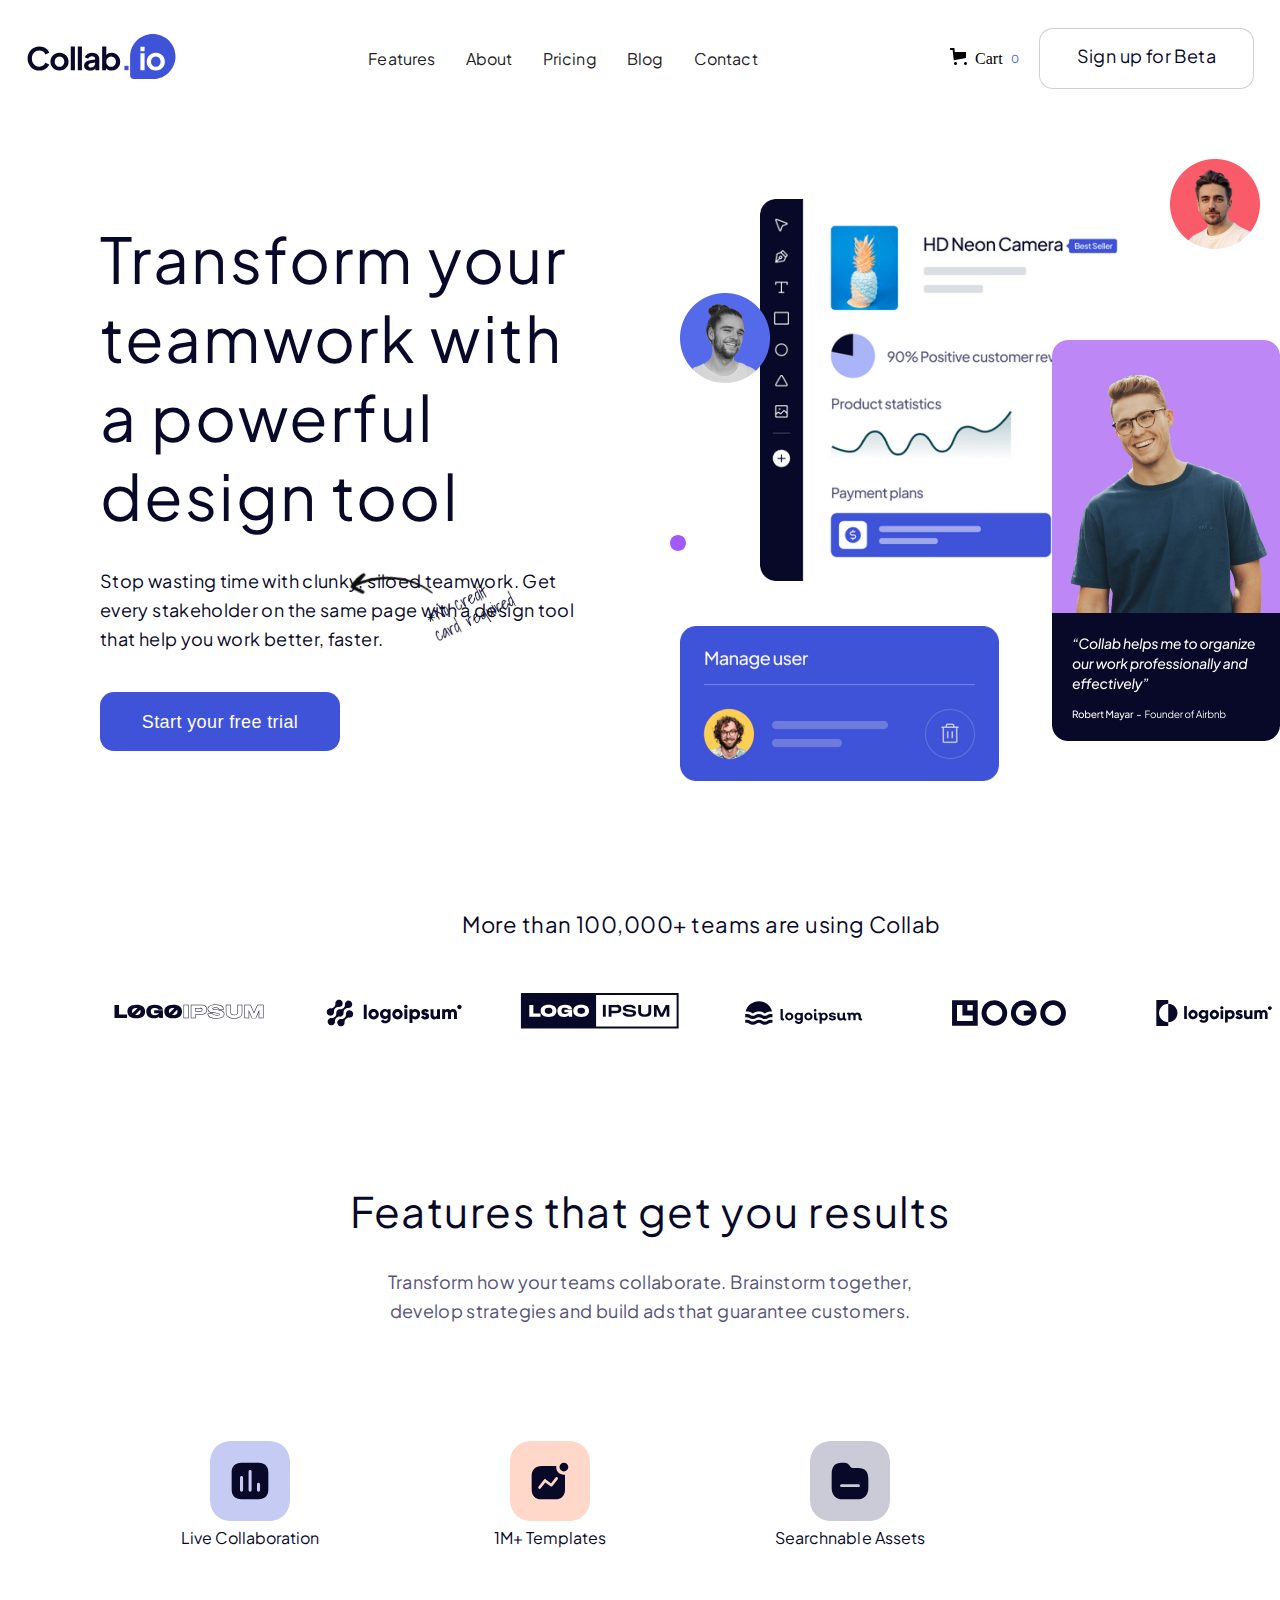
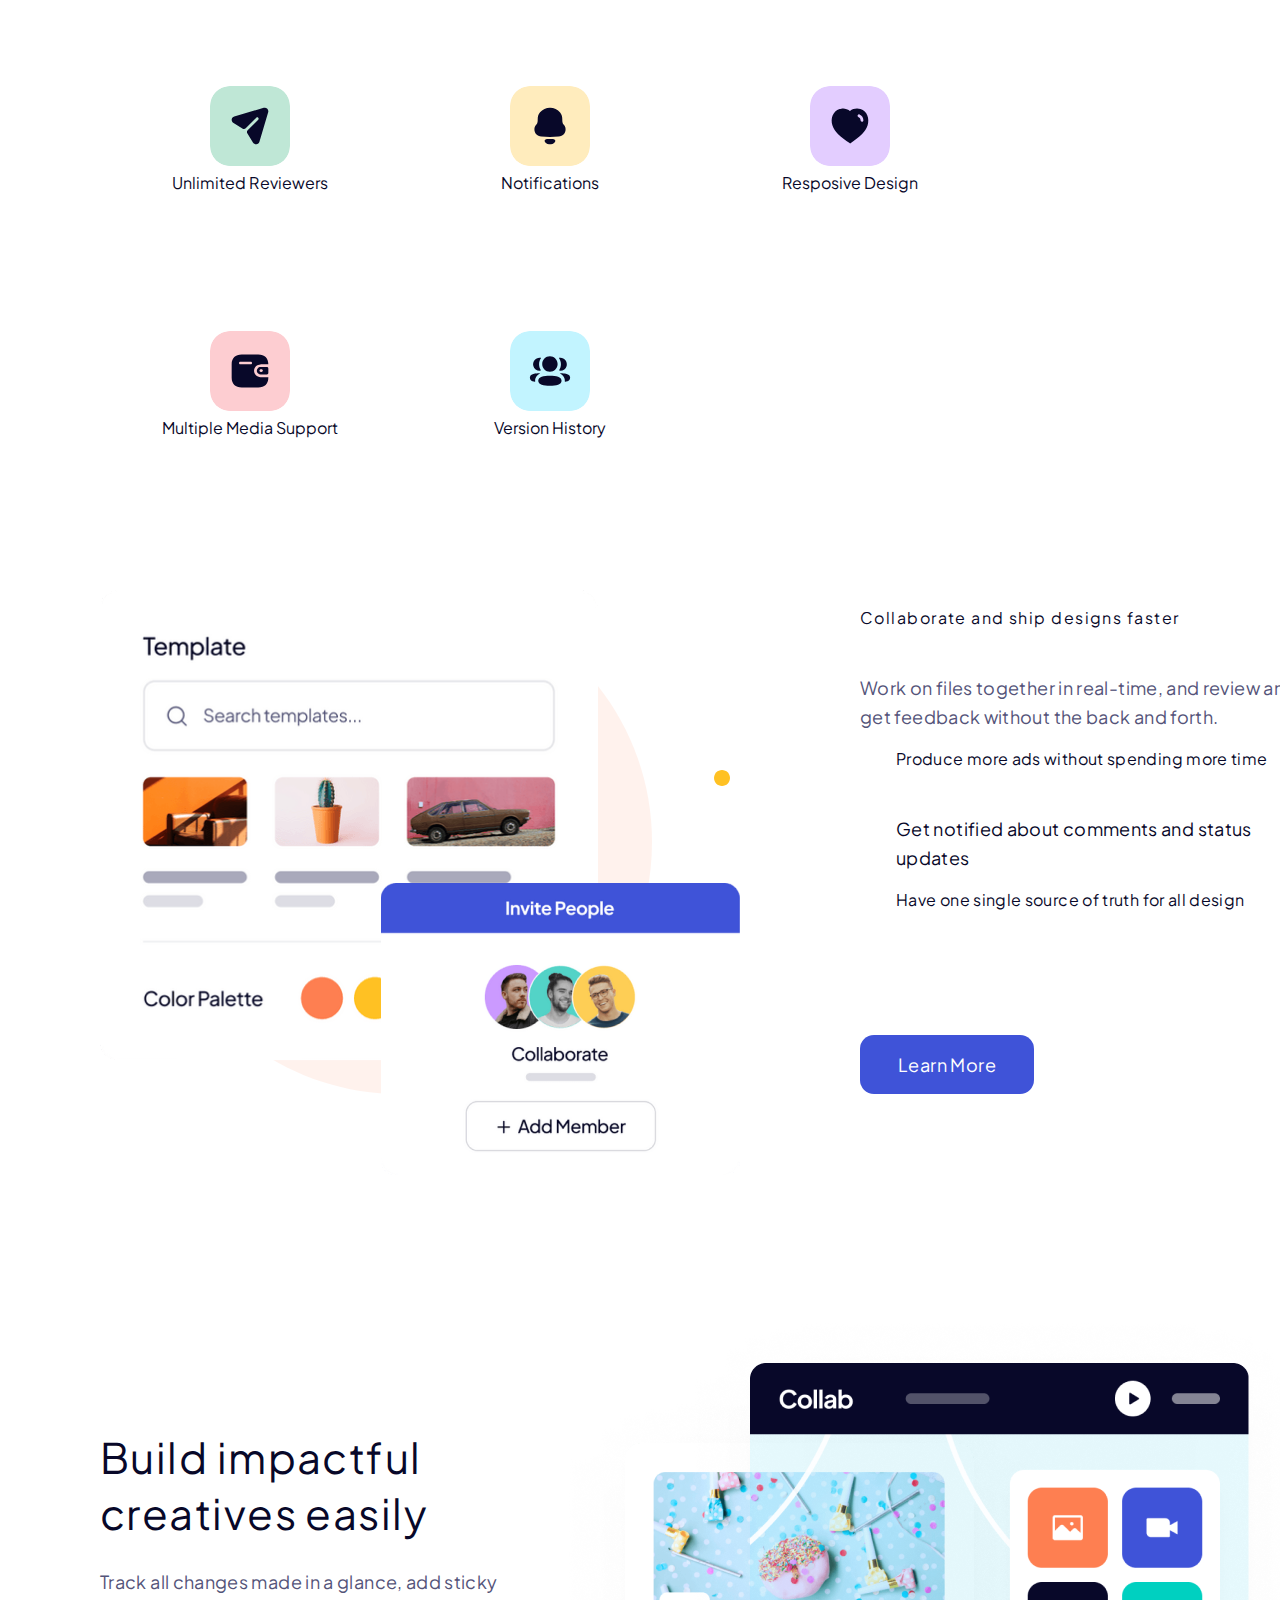
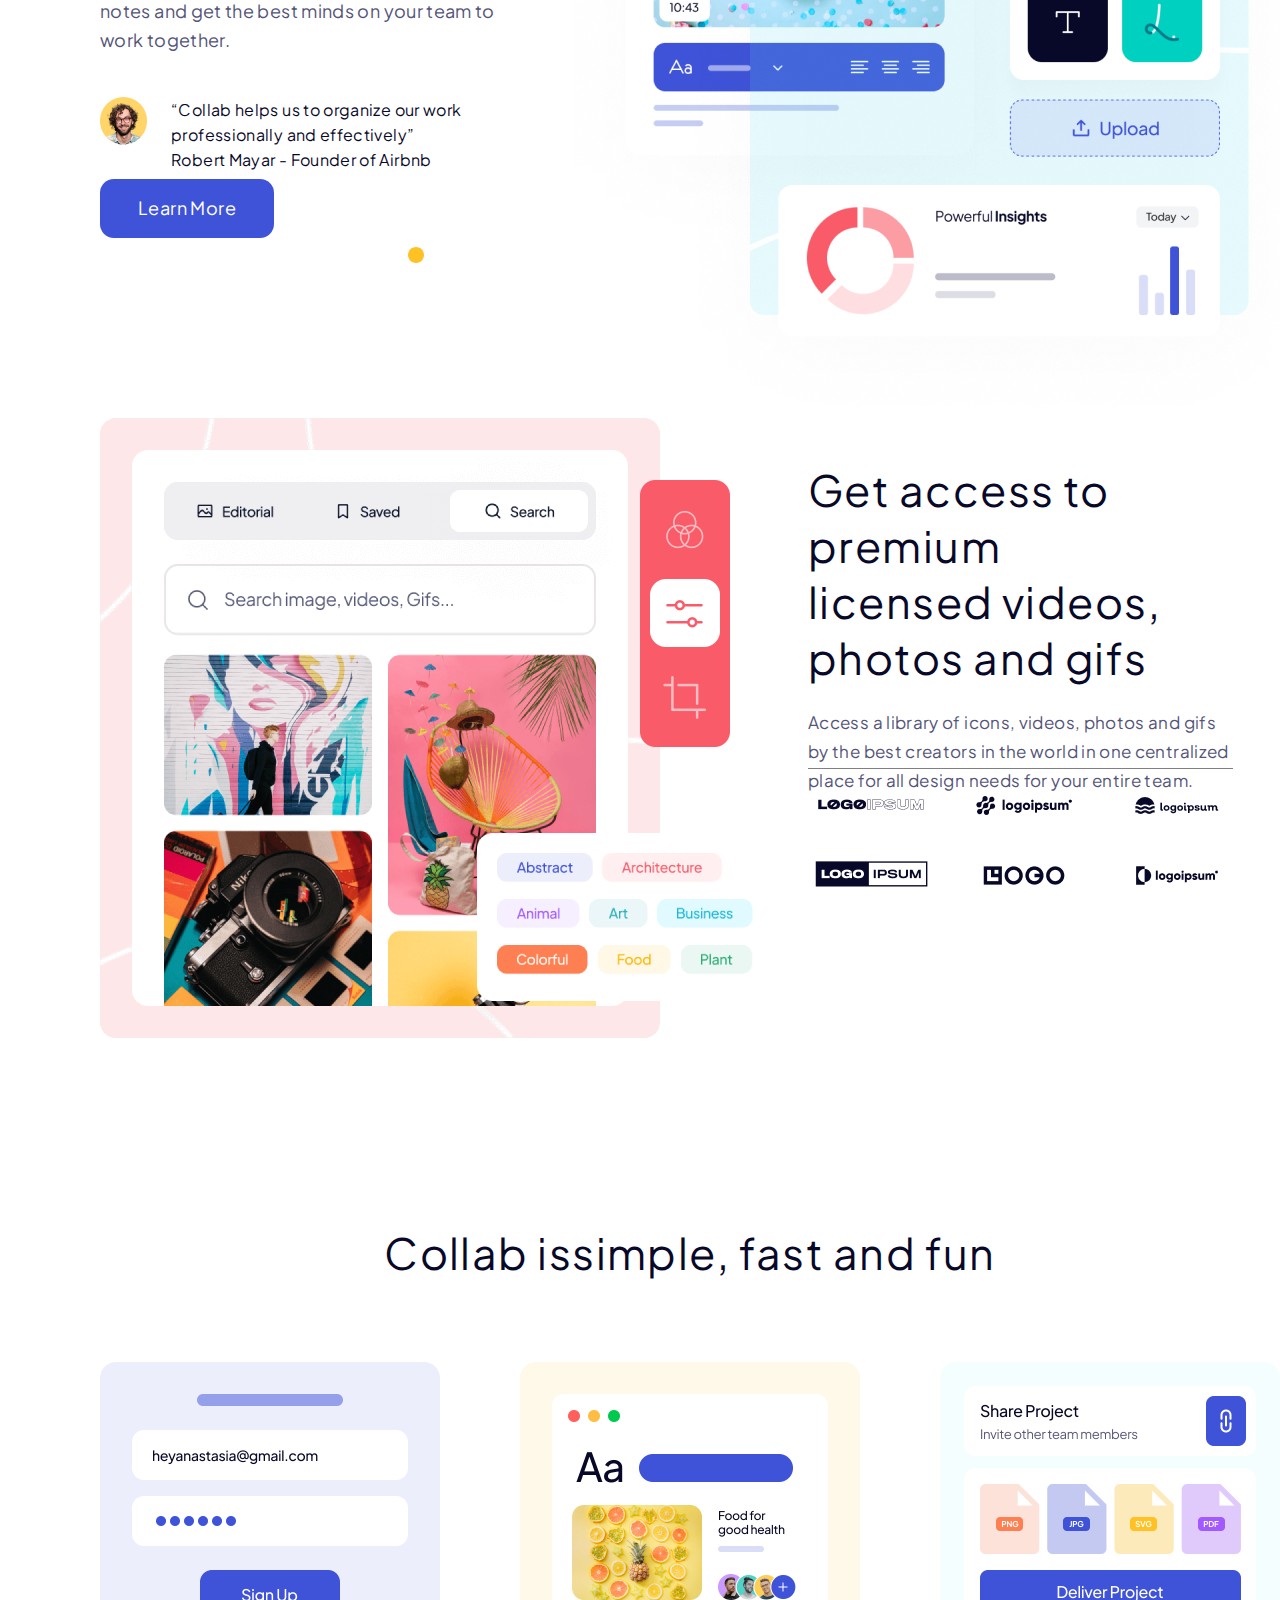
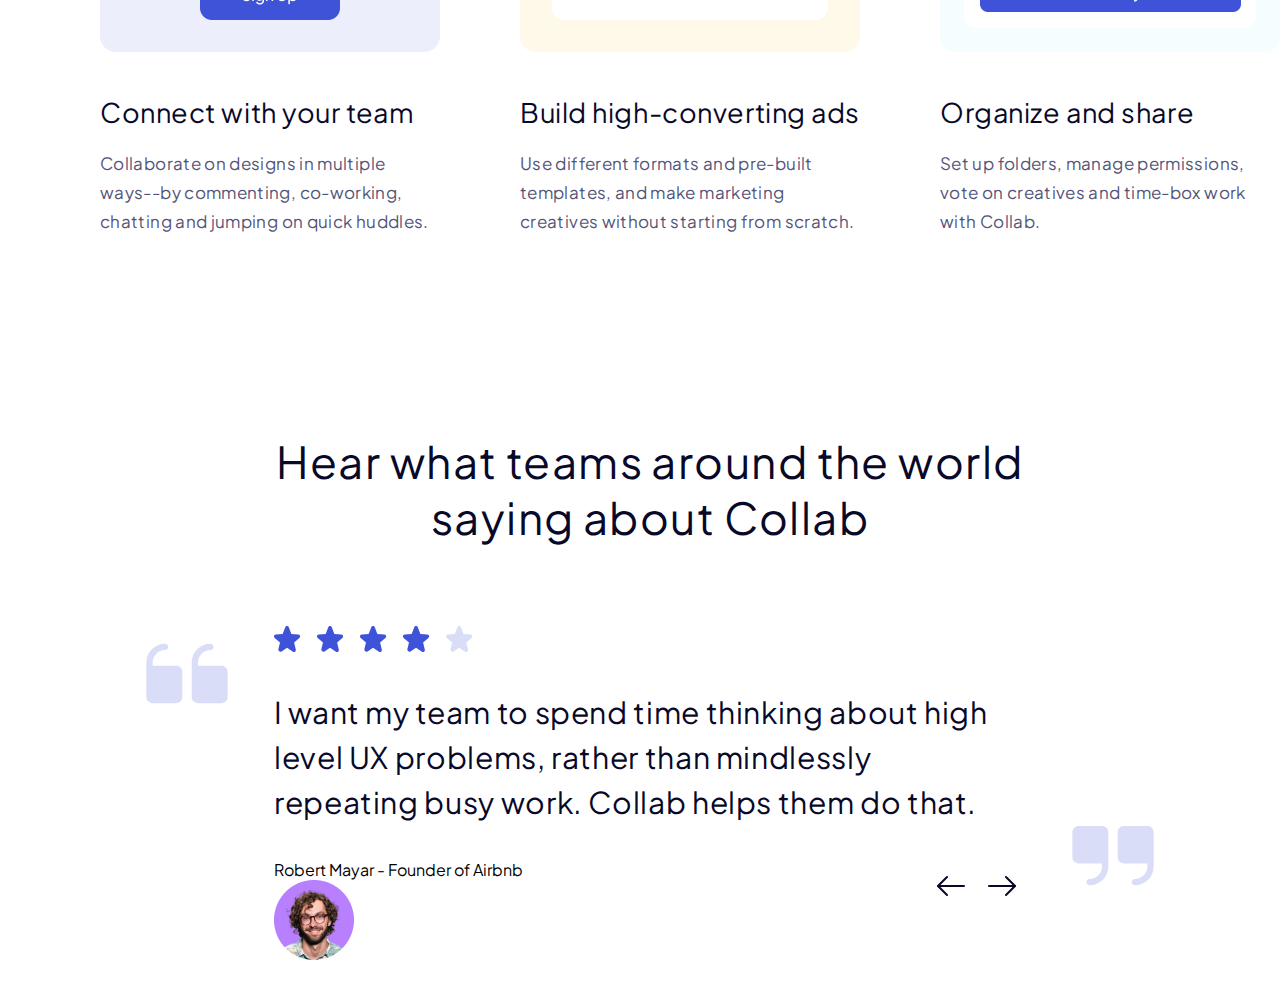
<file: index.html>
<!DOCTYPE html>
<html lang="en">
<head>
    <meta charset="UTF-8">
    <meta http-equiv="X-UA-Compatible" content="IE=edge">
    <meta name="viewport" content="width=device-width, initial-scale=1.0">
    <link rel="preconnect" href="https://fonts.googleapis.com">
    <link rel="preconnect" href="https://fonts.gstatic.com" crossorigin>
    <link href="https://fonts.googleapis.com/css2?family=Plus+Jakarta+Sans:ital,wght@0,200;0,300;0,400;0,500;0,700;0,800;1,200;1,300;1,400;1,500;1,600;1,700;1,800&display=swap" rel="stylesheet">
    <title>Collab.lo</title>
    <link rel="stylesheet" href="./src/css/index.css">
    <link rel="stylesheet" href="./src/css/variables.css">
    <link rel="stylesheet" href="./src/css/normalize/normalize.css">
</head>
<body>
    <div class="collab-io">
        <div id="header-nav">
            <div class="header--nav-logo">
                <a href="http://127.0.0.1:5500/">
                    <svg width="150" height="45" viewBox="0 0 150 45" fill="none" xmlns="http://www.w3.org/2000/svg">
                        <path d="M13.3263 36.5713C15.0106 36.5713 16.5158 36.2896 17.8421 35.7261C19.1894 35.1626 20.3263 34.4218 21.2526 33.5035C22.179 32.5643 22.8421 31.5418 23.2421 30.4357L19.3895 28.6513C18.9264 29.82 18.1685 30.7905 17.1158 31.5626C16.0842 32.3139 14.8211 32.6896 13.3263 32.6896C11.8527 32.6896 10.5579 32.3452 9.44211 31.6565C8.32631 30.9678 7.45263 30.0182 6.82105 28.8078C6.18948 27.5765 5.87369 26.147 5.87369 24.5191C5.87369 22.8913 6.18948 21.4721 6.82105 20.2617C7.45263 19.0304 8.32631 18.0809 9.44211 17.413C10.5579 16.7243 11.8527 16.38 13.3263 16.38C14.8211 16.38 16.0842 16.7661 17.1158 17.5383C18.1685 18.2896 18.9264 19.2495 19.3895 20.4183L23.2421 18.6339C22.8421 17.5278 22.179 16.5157 21.2526 15.5974C20.3263 14.6583 19.1894 13.907 17.8421 13.3435C16.5158 12.78 15.0106 12.4983 13.3263 12.4983C11.6421 12.4983 10.0842 12.8008 8.65263 13.4061C7.22105 13.9904 5.97895 14.8252 4.92632 15.9104C3.87368 16.9748 3.05263 18.2478 2.46316 19.7296C1.87369 21.1904 1.57895 22.7869 1.57895 24.5191C1.57895 26.2513 1.87369 27.8582 2.46316 29.34C3.05263 30.8008 3.87368 32.0739 4.92632 33.1591C5.97895 34.2443 7.22105 35.0895 8.65263 35.6948C10.0842 36.2791 11.6421 36.5713 13.3263 36.5713ZM33.5258 36.5713C35.1889 36.5713 36.7047 36.1956 38.0732 35.4443C39.4415 34.6722 40.5363 33.6182 41.3574 32.2826C42.1784 30.9261 42.5889 29.3921 42.5889 27.6809C42.5889 25.9696 42.1784 24.4461 41.3574 23.1104C40.5573 21.7748 39.4731 20.7208 38.1047 19.9487C36.7363 19.1766 35.2099 18.7904 33.5258 18.7904C31.8205 18.7904 30.2836 19.1766 28.9153 19.9487C27.5468 20.7208 26.4521 21.7748 25.6311 23.1104C24.831 24.4461 24.4311 25.9696 24.4311 27.6809C24.4311 29.3921 24.831 30.9157 25.6311 32.2513C26.4521 33.5869 27.5468 34.6409 28.9153 35.413C30.3047 36.1852 31.8416 36.5713 33.5258 36.5713ZM33.5258 32.8148C32.5994 32.8148 31.7678 32.5957 31.0311 32.1574C30.3152 31.7191 29.7468 31.1139 29.3258 30.3417C28.9257 29.5487 28.7258 28.6618 28.7258 27.6809C28.7258 26.7 28.9257 25.8234 29.3258 25.0513C29.7468 24.2792 30.3152 23.6739 31.0311 23.2357C31.7678 22.7766 32.5994 22.547 33.5258 22.547C34.452 22.547 35.2626 22.7766 35.9574 23.2357C36.6731 23.6739 37.231 24.2792 37.6311 25.0513C38.052 25.8234 38.2626 26.7 38.2626 27.6809C38.2626 28.6618 38.052 29.5487 37.6311 30.3417C37.231 31.1139 36.6731 31.7191 35.9574 32.1574C35.2626 32.5957 34.452 32.8148 33.5258 32.8148ZM44.7788 36.1957H48.9156V12.4983H44.7788V36.1957ZM51.7877 36.1957H55.9245V12.4983H51.7877V36.1957ZM64.0074 36.5713C66.2389 36.5713 68.0284 35.8408 69.3758 34.38V36.1957H73.2916V24.8635C73.2916 23.6739 72.9862 22.62 72.3758 21.7017C71.7652 20.7834 70.9232 20.0739 69.8495 19.573C68.7968 19.0513 67.5652 18.7904 66.1546 18.7904C64.4284 18.7904 62.8915 19.1974 61.5441 20.0113C60.1968 20.8252 59.2705 21.9 58.7652 23.2357L62.1442 24.8635C62.46 24.0913 62.9547 23.4756 63.6284 23.0165C64.302 22.5365 65.0915 22.2965 65.9967 22.2965C66.9442 22.2965 67.7021 22.547 68.2705 23.0478C68.86 23.5279 69.1547 24.133 69.1547 24.8635V25.427L64.0389 26.2409C62.0179 26.5747 60.5231 27.2113 59.5546 28.1504C58.5863 29.0896 58.102 30.2687 58.102 31.6878C58.102 33.1904 58.6389 34.38 59.7125 35.2565C60.7862 36.133 62.2178 36.5713 64.0074 36.5713ZM62.3968 31.5313C62.3968 30.3417 63.2073 29.5904 64.8283 29.2774L69.1547 28.5574V29.2461C69.1547 30.4148 68.7442 31.4061 67.9232 32.22C67.1231 33.0339 66.0705 33.4409 64.7652 33.4409C64.0705 33.4409 63.5021 33.2739 63.06 32.94C62.6179 32.5852 62.3968 32.1156 62.3968 31.5313ZM85.5466 36.5713C87.2098 36.5713 88.694 36.1852 89.9992 35.413C91.3045 34.62 92.3361 33.5556 93.0939 32.22C93.8518 30.8634 94.2308 29.3505 94.2308 27.6809C94.2308 26.0113 93.8518 24.5087 93.0939 23.173C92.3361 21.8165 91.3045 20.7521 89.9992 19.98C88.694 19.1869 87.2203 18.7904 85.5782 18.7904C83.3466 18.7904 81.5888 19.4896 80.3045 20.8878V12.4983H76.1676V36.1957H80.0518V34.2861C80.6834 35.0166 81.4729 35.58 82.4203 35.9765C83.3888 36.373 84.4309 36.5713 85.5466 36.5713ZM85.0729 32.8148C84.1677 32.8148 83.3466 32.5957 82.6097 32.1574C81.894 31.7191 81.3256 31.1139 80.9045 30.3417C80.5045 29.5696 80.3045 28.6826 80.3045 27.6809C80.3045 26.6791 80.5045 25.7921 80.9045 25.02C81.3256 24.2479 81.894 23.6426 82.6097 23.2043C83.3466 22.7661 84.1677 22.547 85.0729 22.547C86.0203 22.547 86.8519 22.7766 87.5676 23.2357C88.3045 23.6739 88.8835 24.2792 89.3045 25.0513C89.7256 25.8234 89.9361 26.7 89.9361 27.6809C89.9361 28.6618 89.7256 29.5487 89.3045 30.3417C88.8835 31.1139 88.3045 31.7191 87.5676 32.1574C86.8519 32.5957 86.0203 32.8148 85.0729 32.8148Z" fill="#080829"/>
                        <path d="M98.3953 36.1957H102.563V31.813H98.3953V36.1957Z" fill="#3F53D8"/>
                        <path d="M126.809 0C120.791 0.0067294 115.022 2.37942 110.767 6.59753C106.512 10.8157 104.119 16.5347 104.112 22.5V41.475C104.113 42.4096 104.488 43.3056 105.155 43.9665C105.821 44.6273 106.725 44.9989 107.667 45H126.809C132.829 45 138.602 42.6295 142.858 38.4099C147.115 34.1903 149.507 28.4674 149.507 22.5C149.507 16.5326 147.115 10.8097 142.858 6.59009C138.602 2.37053 132.829 0 126.809 0Z" fill="#3F53D8"/>
                        <path d="M114.426 17.2565H118.563V12.8739H114.426V17.2565ZM114.426 36.1957H118.563V19.1661H114.426V36.1957ZM129.836 36.5713C131.499 36.5713 133.014 36.1956 134.383 35.4443C135.751 34.6722 136.846 33.6182 137.667 32.2826C138.489 30.9261 138.899 29.3921 138.899 27.6809C138.899 25.9696 138.489 24.4461 137.667 23.1104C136.867 21.7748 135.783 20.7208 134.415 19.9487C133.046 19.1766 131.519 18.7904 129.836 18.7904C128.131 18.7904 126.593 19.1766 125.225 19.9487C123.857 20.7208 122.762 21.7748 121.941 23.1104C121.141 24.4461 120.74 25.9696 120.74 27.6809C120.74 29.3921 121.141 30.9157 121.941 32.2513C122.762 33.5869 123.857 34.6409 125.225 35.413C126.615 36.1852 128.151 36.5713 129.836 36.5713ZM129.836 32.8148C128.909 32.8148 128.077 32.5957 127.341 32.1574C126.625 31.7191 126.056 31.1139 125.636 30.3417C125.235 29.5487 125.036 28.6618 125.036 27.6809C125.036 26.7 125.235 25.8234 125.636 25.0513C126.056 24.2792 126.625 23.6739 127.341 23.2357C128.077 22.7766 128.909 22.547 129.836 22.547C130.762 22.547 131.573 22.7766 132.267 23.2357C132.983 23.6739 133.54 24.2792 133.941 25.0513C134.362 25.8234 134.573 26.7 134.573 27.6809C134.573 28.6618 134.362 29.5487 133.941 30.3417C133.54 31.1139 132.983 31.7191 132.267 32.1574C131.573 32.5957 130.762 32.8148 129.836 32.8148Z" fill="white"/>
                    </svg>                        
                </a>
            </div>
            <nav class="header--nav-menu">
                <span>Features</span>
                <span>About</span>
                <span>Pricing</span>
                <span>Blog</span>
                <span>Contact</span>
            </nav>
            <div class="header--nav-cart">
                <span>
                    <svg width="17" height="17" viewBox="0 0 17 17" fill="none" xmlns="http://www.w3.org/2000/svg">
                        <path d="M2.60593 2H0V0H4.39407L4.84288 4H16V9.93845L3.76941 12.3694L2.60593 2ZM15.5 17C14.6716 17 14 16.3284 14 15.5C14 14.6716 14.6716 14 15.5 14C16.3284 14 17 14.6716 17 15.5C17 16.3284 16.3284 17 15.5 17ZM5.5 17C4.67157 17 4 16.3284 4 15.5C4 14.6716 4.67157 14 5.5 14C6.32843 14 7 14.6716 7 15.5C7 16.3284 6.32843 17 5.5 17Z" fill="black"/>
                    </svg>
                </span>
                <span>
                    Cart
                </span>
                <div class="cart-number">
                    <span class="cart--number-bg">
                        <img src="./assets/png/Rectangle.png" alt="">
                        <span id="number">0</span>
                    </span>
                </div>
                <button class="sign-up">Sign up for Beta</button>
            </div>
        </div>
        <div class="wrapper">
            <div class="frame1">
                <div class="frame1-content">
                    <p>Transform your teamwork with a powerful design tool</p>
                    <span>Stop wasting time with clunky, siloed teamwork. Get every stakeholder on the same page with a design tool that help you work better, faster.</span>
                    <button id="button1">Start your free trial</button>
                    <img id="path1" src="./assets/svg/IMAGEno.svg" alt="path">
                </div>
                <div class="frame1-content-image">
                    <img class="image1" src="./assets/png/IMAGE3.png" alt="">
                    <img class="image2" src="./assets/png/IMAGE1.png" alt="">
                    <img class="image3" src="./assets/png/IMAGE2.png" alt="">
                    <img class="image4" src="./assets/png/Frame.png" alt="">
                    <img class="image5" src="./assets/svg/IMAGEball.svg" alt="">
                    <img class="image6" src="./assets/png/IMAGE4.png" alt="">
                </div>  
            </div>
            <div class="frame2">
                <span class="frame2-text">More than 100,000+ teams are using Collab</span>
                <div class="frame2-logo">
                    <img src="./assets/svg/IMAGElogo1.svg" alt="logo">
                    <img src="./assets/svg/IMAGElogo2.svg" alt="logo">
                    <img src="./assets/svg/IMAGElogo3.svg" alt="logo">
                    <img src="./assets/svg/IMAGElogo4.svg" alt="logo">
                    <img src="./assets/svg/IMAGElogo5.svg" alt="logo">
                    <img src="./assets/svg/IMAGElogo6.svg" alt="logo">
                </div>
            </div>
            <div class="frame3">
                <div class="frame3-text">
                    <span>
                        Features that get you results
                    </span>
                    <p>
                        Transform how your teams collaborate. Brainstorm together, develop strategies and build ads that guarantee customers.
                    </p>
                </div>
                <div class="frame3-features">
                    <div class="frame3--features-icon">
                        <img src="./assets/svg/lifecollaboration.svg" alt="">
                        <span>Live Collaboration</span>
                    </div>
                    <div class="frame3--features-icon">
                        <img src="./assets/svg/1mln.svg" alt="">
                        <span>1M+ Templates</span>
                    </div>
                    <div class="frame3--features-icon">
                        <img src="./assets/svg/searchnableassets.svg" alt="">
                        <span>Searchnable Assets</span>
                    </div>
                    <div class="frame3--features-icon">
                        <img src="./assets/svg/unlimitedrevuewers.svg" alt="">
                        <span>Unlimited Reviewers</span>
                    </div>
                    <div class="frame3--features-icon">
                        <img src="./assets/svg/notifications.svg" alt="">
                        <span>Notifications</span>
                    </div>
                    <div class="frame3--features-icon">
                        <img src="./assets/svg/resposivedesing.svg" alt="">
                        <span>Resposive Design</span>
                    </div>
                    <div class="frame3--features-icon">
                        <img src="./assets/svg/multiplemediasupport.svg" alt="">
                        <span>Multiple Media Support</span>
                    </div>
                    <div class="frame3--features-icon">
                        <img src="./assets/svg/versionhistory.svg" alt="">
                        <span>Version History</span>
                    </div>
                </div>
            </div>
            <div class="frame4">
                <div class="frame4-frame1">
                    <div class="frame4--frame1-image">
                        <img class="frame4--frame1-vector" src="./assets/svg/Vectorball.svg" alt="">
                        <img class="frame4--frame1-image1" src="./assets/png/IMAGEtamplate.png" alt="">
                        <img class="frame4--frame1-image2" src="./assets/png/IMAGEinvite.png" alt="">
                        <img class="frame4--frame1-image3" src="./assets/svg/IMAGEball2.svg" alt="">
                    </div>
                    <div class="frame4--frame1-text">
                        <span>Collaborate and ship designs faster</span>
                        <p>Work on files together in real-time, and review and get feedback without the back and forth.</p>
                        <div id="frame4--frame1-text">
                            <span>Produce more ads without spending more time</span>
                            <p>Get notified about comments and status updates</p>
                            <span>Have one single source of truth for all design</span>
                        </div>
                        <button class="learn-more">Learn More</button>
                    </div>
                </div>
                <div class="frame4-frame2">
                    <div class="frame4--frame2-text">
                        <span>Build impactful creatives easily</span>
                        <p>Track all changes made in a glance, add sticky notes and get the best minds on your team to work together.</p>
                        <div id="frame4--frame2-user-info">
                            <img src="./assets/png/IMAGEuser.png" alt="">
                            <div >
                                <span>“Collab helps us to organize our work professionally and effectively”</span>
                                <span>Robert Mayar - Founder of Airbnb</span>
                            </div>
                        </div>
                        <button class="learn-more">Learn More</button>
                    </div>
                    <img class="vectoryellow" src="./assets/svg/Vecto3r.svg" alt="">
                    <div class="frame4--frame2-image">
                        <img class="frame4--frame2-image1" src="./assets/png/IMAGEaa.png" alt="">
                        <img class="frame4--frame2-image2" src="./assets/png/IMAGEcollab.png" alt="">
                    </div>
                </div>
                <div class="frame4-frame3">
                    <div class="farme4--frame3-image">
                        <img src="assets/png/IMAGE (17).png" alt="" class="__access-img-1">
                        <img src="assets/png/IMAGE (18).png" alt="" class="_access-img-2">
                        <img src="assets/png/IMAGE (19).png" alt="" class="_access-img-3">
                    </div>
                    <div class="frame4--frame3-text">
                        <span>Get access to premium licensed videos, photos and gifs</span>
                        <p>Access a library of icons, videos, photos and gifs by the best creators in the world in one centralized place for all design needs for your entire team.</p>
                        <div class="frame4--frame3-icons">
                            <img src="./assets/svg/Framelogos.png" alt="">
                        </div>
                    </div>
                </div>
            </div>
            <div class="frame5">
                <div class="frame-simple">
                    <h2>Collab issimple, fast and fun</h2>
                </div>
                <div class="frame5--simple-items">
                    <div class="frame5--simple-items-1">
                        <img src="./assets/png/IMAGEsignup.png" alt="">
                        <span>Connect with your team</span>
                        <p>Collaborate on designs in multiple ways--by commenting, co-working, chatting and jumping on quick huddles.</p>
                    </div>
                    <div class="frame5--simple-items-1">
                        <img src="./assets/png/IMAGEAaa.png" alt="">
                        <span>Build high-converting ads</span>
                        <p>Use different formats and pre-built templates, and make marketing creatives without starting from scratch.</p>
                    </div>
                    <div class="frame5--simple-items-1">
                        <img src="./assets/png/IMAGEshare.png" alt="">
                        <span>Organize and share</span>
                        <p>Set up folders, manage permissions, vote on creatives and time-box work with Collab.</p>
                    </div>
                </div>
            </div>
            <div class="frame6">
                <div class="frame6-feedback">
                    <div class="frame6--feedback-title">
                        <p>Hear what teams around the world saying about Collab</p>
                    </div>
                    <img src="./assets/svg/IMAGE11.svg" alt="" class="frame6-marks-1">
                    <div class="frame6--feedback-comment"> 
                        <img src="./assets//svg/Framezvesda.svg" alt="">
                        <p>I want my team to spend time thinking about high level UX problems, rather than mindlessly repeating busy work. Collab helps them do that.</p>  
                    </div>
                    <img src="./assets/svg/IMAGE22.svg" alt="" class="frame6-marks-2">
                    <p>Robert Mayar - Founder of Airbnb</p>
                    <img class="feedback" src="./assets/png/IMAGEuserphoto.png" alt="">
                    <div class="frame6--feedback-left-right">
                        <img src="./assets/svg/Frameleft.svg" alt="">
                        <img src="./assets/svg/Framerigth.svg" alt="">
                    </div>
                </div>
            </div>
        </div>
    </div>
</body>
</html>
</file>
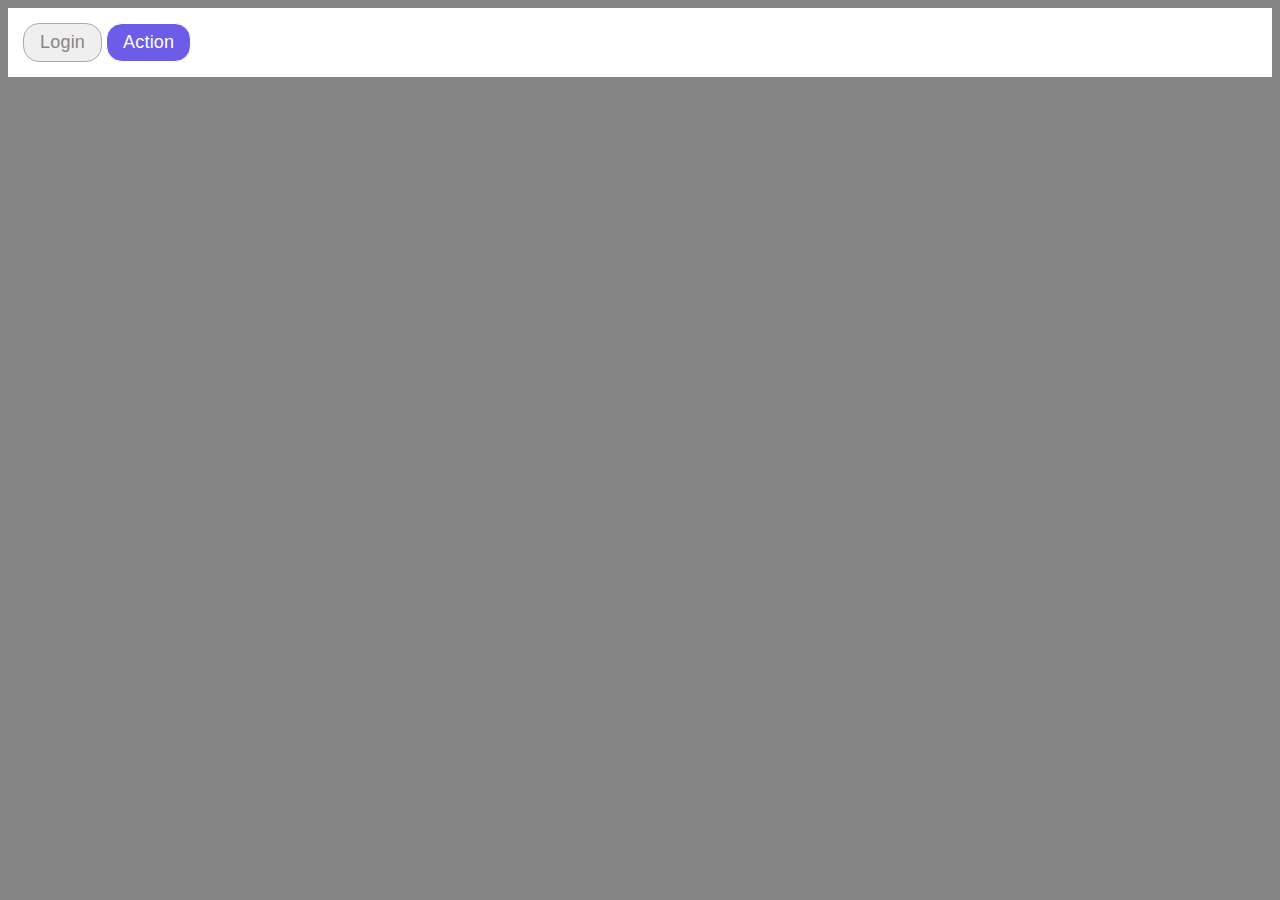
<file: Урок 3/index.html>
<!DOCTYPE html>
<html lang="en">
<head>
    <meta charset="UTF-8">
    <meta http-equiv="X-UA-Compatible" content="IE=edge">
    <meta name="viewport" content="width=device-width, initial-scale=1.0">
    <link rel="preconnect" href="https://fonts.googleapis.com">
    <link rel="preconnect" href="https://fonts.gstatic.com" crossorigin>
    <link href="https://fonts.googleapis.com/css2?family=Inter:wght@100;200;300;400;500;600;700;800;900&family=Roboto:ital,wght@0,100;0,300;0,400;0,500;0,700;0,900;1,100;1,300;1,400;1,500;1,700;1,900&display=swap" rel="stylesheet">
    <link rel="stylesheet" href="./index.css">
    <title>UI Elements</title>
</head>
<body>
    <div>
        <button>Login</button>
        <button id="action">Action</button>
    </div>
</body>
</html>
</file>
<file: src/css/index.css>
* {
    margin: 0;
}
.wrapper {
    max-width: 1200px;
    display: flex;
    flex-wrap: wrap;
    align-items: center;
    justify-content: space-between;
    padding-left: 100px;
}
.collab-io {
    position: relative;
    height: px;
    padding-top: 28px;
}
#header-nav {
    position: sticky;
    display: flex;
    justify-content: space-between;
    align-items: center;
    max-width: 1296px;
    top: 0;
    gap: 185px;
    background: #FFFFFF;
    padding: 0 26px;
    z-index: 150;
}
.header--nav-menu {
    display: flex;
    justify-content: space-between;
    align-items: center;
    font-family: 'Plus Jakarta Sans';
    gap: 30px;
    font-style: normal;
    font-weight: 400;
    font-size: 17px;
    line-height: 18px;
    /* identical to box height, or 106% */
    letter-spacing: 0.18px;

    color: #222222;
}
nav {
    display: flex;
    justify-content: space-between;
    align-items: center;
    font-family: 'Plus Jakarta Sans' sans-serif;
}
.header--nav-cart {
    display: flex;
    justify-content: space-between;
    align-items: center;
    gap: 8px;
}
.cart--number-bg {
    display: flex;
    position: relative;
    justify-content: space-between;
    align-items: center;
}
#number {
    position: absolute;
    font-family: 'Plus Jakarta Sans';
    font-style: normal;
    font-weight: 400;
    font-size: 11px;
    line-height: 18px;
    /* identical to box height, or 164% */
    padding-right: 13px;
    align-items: center;
    color: #3F53D8;
}
.sign-up {
    font-family: 'Plus Jakarta Sans';
    font-style: normal;
    font-weight: 400;
    font-size: 18px;
    line-height: 20px;
    /* identical to box height, or 111% */
    background: #FFFFFF;
    text-align: center;
    letter-spacing: 0.4px;

    color: #080829;
    box-sizing: border-box;
    height: 61px;
    left: 0%;
    right: 0%;
    top: 0px;

    border: 1px solid rgba(8, 8, 41, 0.2);
    border-radius: 14px;
    padding: 17px 37px 24px;
    cursor: pointer;
}
.frame1 {
    max-width: 1200px;
    max-height: 761px;
    position: relative;
    display: flex;
    justify-content: space-between;
}
.frame1-content {
    position: relative;
    padding-top: 130px;
    width: 500px;
    position: absolute;
    height: 531px;
    left: 0%;
    right: 58.33%;
}
.frame1-content p {

    font-family: 'Plus Jakarta Sans';
    font-style: normal;
    font-weight: 400;
    font-size: 63px;
    line-height: 79px;
    /* or 126% */
    padding-bottom: 31px;
    letter-spacing: 2.16px;

    color: #080829;
}
.frame1-content span {
    top: 31px;
    font-family: 'Plus Jakarta Sans';
    font-style: normal;
    font-weight: 400;
    font-size: 18px;
    line-height: 29px;
    /* or 160% */

    letter-spacing: 0.36px;

    color: #080829;
}
.frame1-content button {
    box-sizing: border-box;
    border: 0;
    font-style: normal;
    font-weight: 400;
    font-size: 18px;
    line-height: 20px;
    /* identical to box height, or 111% */
    min-width: 240px;
    height: 59px;
    text-align: center;
    letter-spacing: 0.4px;
    background: #3F53D8;
    border-radius: 14px;
    color: #FFFFFF;
    position: relative;
    top: 39px;
}
#path1 {
    position: absolute;
    height: 105px;
    width: 181px;
    bottom: -26px;
    border-radius: 0px;

}
.frame1-content-image {
    position: relative;
    position: absolute;
    height: 381.91px;
    left: 50%;
    right: 0%;
    top: 110px;
    left: 580px;
}
.image1 {
    position: absolute;
    height: 382px;
    left: 80px;
    right: 0%;
    top: calc(50% - 382px/2);
}
.image2 {
    position: absolute;
    height: 90px;
    left: 0%;
    right: 85%;
    top: calc(50% - 90px/2 - 51.95px);
}
.image3 {
    position: absolute;
    height: 90px;
    width: 90px;
    left: 490px;
    top: -40px;
    border-radius: 0px;

}
.image4 {
    position: absolute;
    height: 401px;
    width: 228px;
    left: 372px;
    top: 141px;
    border-radius: 0px;

}
.image5 {
    height: 16px;
    width: 16px;
    left: -10px;
    top: 336px;
    border-radius: 0px;
    position: absolute;
}
.image6 {
    height: 155px;
    width: 319px;
    left: 0px;
    top: 427px;
    border-radius: 0px;
    position: absolute;
}
.frame2 {
    display: flex;
    align-items: center;
    flex-wrap: wrap;
    justify-content: center;
    padding-top: 820px;
    gap: 23px;
}
.frame2-text {
    font-family: 'Plus Jakarta Sans';
    font-style: normal;
    font-weight: 400;
    font-size: 22px;
    line-height: 31px;
    /* identical to box height, or 142% */

    text-align: center;
    letter-spacing: 0.48px;

    color: #080829;
}
.frame2-logo {
    display: flex;
    justify-content: space-between;
    align-items: center;
    gap: 27px;
}
.frame3 {
    display: flex;
    flex-wrap: wrap;
    align-items: center;
    justify-content: center;
    padding-top: 35px;
}
.frame3-text {
    display: flex;
    align-items: center;
    justify-content: center;
    flex-direction: column;
    padding-top: 85px;
    padding-bottom: 50px;
}
.frame3-text span {
    font-family: 'Plus Jakarta Sans';
    font-style: normal;
    font-weight: 400;
    font-size: 42px;
    line-height: 56px;
    /* identical to box height, or 133% */

    text-align: center;
    letter-spacing: 1.44px;
    padding-bottom: 28px;
    color: #080829;
}
.frame3-text p {
    font-family: 'Plus Jakarta Sans';
    font-style: normal;
    font-weight: 400;
    font-size: 18px;
    line-height: 29px;
    /* or 160% */

    text-align: center;
    letter-spacing: 0.36px;

    color: #545479;
    height: 58px;
    width: 554px;

}
.frame3-features {
    display: flex;
    flex-wrap: wrap;
    font-family: 'Plus Jakarta Sans';
    font-style: normal;
    font-weight: 400;
    font-size: 24px;
    line-height: 34px;
    /* identical to box height, or 140% */
    text-align: center;
    letter-spacing: 0.02px;
    color: #080829;
}
.frame3--features-icon {
    display: flex;
    flex-flow: column;
    justify-content: center;
    align-items: center;
    height: 245px;
    width: 300px;
}
.frame3--features-icon img {
    height: 80px;
    width: 80px;
    left: 0px;
    top: 0px;
    border-radius: 20px;
    column-gap: 220px;
}
.frame4 {
    padding-top: 80px;
}
.frame4-frame1 {
    position: relative;
    display: flex;
    gap: 160px;
}
.frame4--frame1-image {
    position: relative;
    max-width: 600px;
    max-height: 504px;
}
.frame4--frame1-vector {
    padding: 0 48px;
}
.frame4--frame1-image1 {
    position: absolute;
    height: 471px;
    width: 498px;
    left: 0px;
    top: 0px;
    border-radius: 0px;

}
.frame4--frame1-image2 {
    position: absolute;
    right : -40px;
    bottom: -81px;
}
.frame4--frame1-image3 {
    position: absolute;
    top: 180px;
    right: -30px;
}
.frame4--frame1-text {
    font-family: 'Plus Jakarta Sans';
    font-style: normal;
    font-weight: 400;
    font-size: 42px;
    line-height: 56px;
    /* or 133% */
    display: flex;
    letter-spacing: 1.44px;
    column-gap: 27px;
    color: #080829;
    flex-flow: column;
    position: relative;
}
.frame4--frame1-text p {
    font-weight: 400;
    font-size: 18px;
    line-height: 29px;
    /* or 160% */

    letter-spacing: 0.36px;
    padding-top: 27px;
    color: #545479
}
#frame4--frame1-text {
    padding-left: 36px;
    display: block;
}
#frame4--frame1-text span {
    font-weight: 400;
    font-size: 16px;
    line-height: 29px;
    /* identical to box height, or 180% */

    letter-spacing: 0.36px;
    left: 36px;
    color: #080829;
}
#frame4--frame1-text p {
    font-weight: 400;
    font-size: 18px;
    line-height: 29px;
    /* identical to box height, or 180% */

    letter-spacing: 0.36px;
    left: 36px;
    color: #080829;
}
.learn-more {
    box-sizing: border-box;
    height: 59px;
    width: 174px;
    left: 0px;
    bottom: 0px;
    border-radius: 14px;
    background: #3F53D8;
    font-family: 'Plus Jakarta Sans';
    font-style: normal;
    font-weight: 400;
    font-size: 18px;
    line-height: 20px;
    /* identical to box height, or 111% */
    text-align: center;
    letter-spacing: 0.4px;
    border: none;
    color: #FFFFFF;
    position: absolute;
}
.frame4-frame2 {
    padding-top: 280px;
    position: relative;
    display: flex;
}
.frame4--frame2-text {
    height: 463.65625px;
    width: 432px;
    padding-top: 55px;
}
.frame4--frame2-text span {
    font-family: 'Plus Jakarta Sans';
    font-style: normal;
    font-weight: 400;
    font-size: 42px;
    line-height: 56px;
    /* or 133% */

    letter-spacing: 1.44px;

    color: #080829;
}
.frame4--frame2-text p {
    font-family: 'Plus Jakarta Sans';
    font-style: normal;
    font-weight: 400;
    font-size: 18px;
    line-height: 29px;
    /* or 160% */
    padding-top: 26px;
    letter-spacing: 0.36px;

    color: #545479;
}
#frame4--frame2-user-info {
    display: flex;
    gap: 24px;
    padding-top: 43px;
    height: 90.65625px;
    width: 432px;

}
#frame4--frame2-user-info span {
    font-family: 'Plus Jakarta Sans';
    font-style: normal;
    font-weight: 400;
    font-size: 16px;
    line-height: 25px;
    /* or 158% */
    display: flex;
    letter-spacing: 0.36px;

    color: #080829;
}
.vectoryellow {
    position: absolute;
    left: 308px;
    bottom: -25px;
}
.frame4--frame2-image {
    position: relative;
    position: absolute;
    height: 573.97px;
    width: 624px;
    top: 185px;
    left: 550px;
}
.frame4--frame2-image1 {
    position: absolute;
    left: -125px;
    top: 80px;
    border-radius: 16px;
}
.frame4--frame2-image2 {
    position: absolute;
    top: 0px;
    border-radius: 16px;

} 
.frame4-frame3 {
    padding-bottom: 79px;
    font-family: 'Plus Jakarta Sans';
    display: flex;
    padding-top: 180px;
    width: 1200px;

}
.farme4--frame3-image {
    position: relative;
}
.__access-img-1 {
    position: relative;
    height: 624px;
    width: 560px;

}
._access-img-2 {
    bottom: 299px;
    position: absolute;
    right: -70px;
}
._access-img-3 {
    position: absolute;
    bottom: 45px;
    right: -115px;
}
.frame4--frame3-text {
    padding: 44px 0px 44px 148px ;
    /* max-width: 432px; */

}
.frame4--frame3-text span {
    font-weight: 400;
    font-size: 43px;
    line-height: 56px;
    letter-spacing: 1.44px;
    color: #080829;
    display: flex;
    flex-wrap: wrap;
    height: 220px;
    width: 379px;

}
.frame4--frame3-text p {
    font-weight: 400;
    font-size: 17px;
    line-height: 29px;
    letter-spacing: 0.36px;
    color: #545479;
    padding: 26px 0px 33px 0px;
    border-bottom: 1px solid  grey;
    height: 87px;
    width: 425px;

}
.frame5 {
    font-family: 'Plus Jakarta Sans';
}
.frame5 h2 {
    text-align: center;
    font-weight: 400;
    font-size: 43px;
    line-height: 56px;
    letter-spacing: 1.44px;
    color: #080829;
    padding-bottom: 81px;
    padding-top: 100px;
}
.frame5--simple-items {
    display: flex;
    justify-content: space-between;
    gap: 80px;
    padding-bottom: 100px;
}
.frame5--simple-items-1 img {
    padding-bottom: 39px;
}
.frame5--simple-items-1 span { 
    font-weight: 400;
    font-size: 27px;
    line-height: 34px;
    letter-spacing: 0.56px;
    color: #080829;
}
.frame5--simple-items-1 p {
    font-weight: 400;
    font-size: 17px;
    line-height: 29px;
    letter-spacing: 0.36px;
    color: #545479;
    padding-top: 20px;
}
.frame6 {
    max-width: 1040px;
    margin: 0 auto;
    padding: 97px 0px 40px 0px;
    position: relative;
}
.frame6-feedback {
    position: relative;
    font-family: 'Plus Jakarta Sans';
}
.frame6--feedback-title p {
    text-align: center;
    font-weight: 400;
    font-size: 44px;
    line-height: 56px;
    letter-spacing: 1.44px;
    color: #080829;
    max-width: 752px;
    padding-bottom: 80px;
}
.frame6--feedback-comment {
    
}
.frame6--feedback-comment p {
    font-weight: 400;
    font-size: 30px;
    line-height: 45px;
    letter-spacing: 0.64px;
    color: #080829;
    max-width: 718px;
    padding: 34px 0px;
    text-align: start;
}
.frame6--feedback-author {
    position: relative;
    right: 18%;
}
.frame6--feedback-author img {
    height: 80px;
    width: 80px;
    left: 0px;
    top: 303.421875px;
    border-radius: 0px;

}
.frame6--feedback-author p {
    font-weight: 400;
    font-size: 23px;
    line-height: 34px;
    letter-spacing: 0.48px;
    color: #080829;
    padding-bottom: 40px;
}
.frame6--feedback-left-right {
    position: relative;
    position: absolute;
    right: 0px;
    bottom: 50px;
}
.frame6-marks-1 {
    position: absolute;
    height: 100px;
    left: -137px;
}
.frame6-marks-2 {
    position: absolute;
    height: 100px;
    right: -137px;
    bottom: 60px;
}
</file>
<file: src/css/variables.css>
:root {
    --main-width-wrapper: 1340px;
}
</file>
<file: Урок 3/index.css>
body {
    font-family:'Roboto' sans-serif ;
    background: #858585;
}
div {
    background-color: #fff;
    padding-top: 15px;
    padding-bottom: 15px;
    padding-left: 15px;
    padding-right: 15px;
}
button {
    color: #858585;
    letter-spacing: 0.2px;
    padding: 8px 16px;
    font-weight: 500;
    font-size: 18px;
    border: 1px solid #ababab;
    border-radius: 16px;
    cursor: pointer;
}
#action {
    color: #fff;
    background-color: #6c5ce7;
    border: 1px solid;
}
</file>
